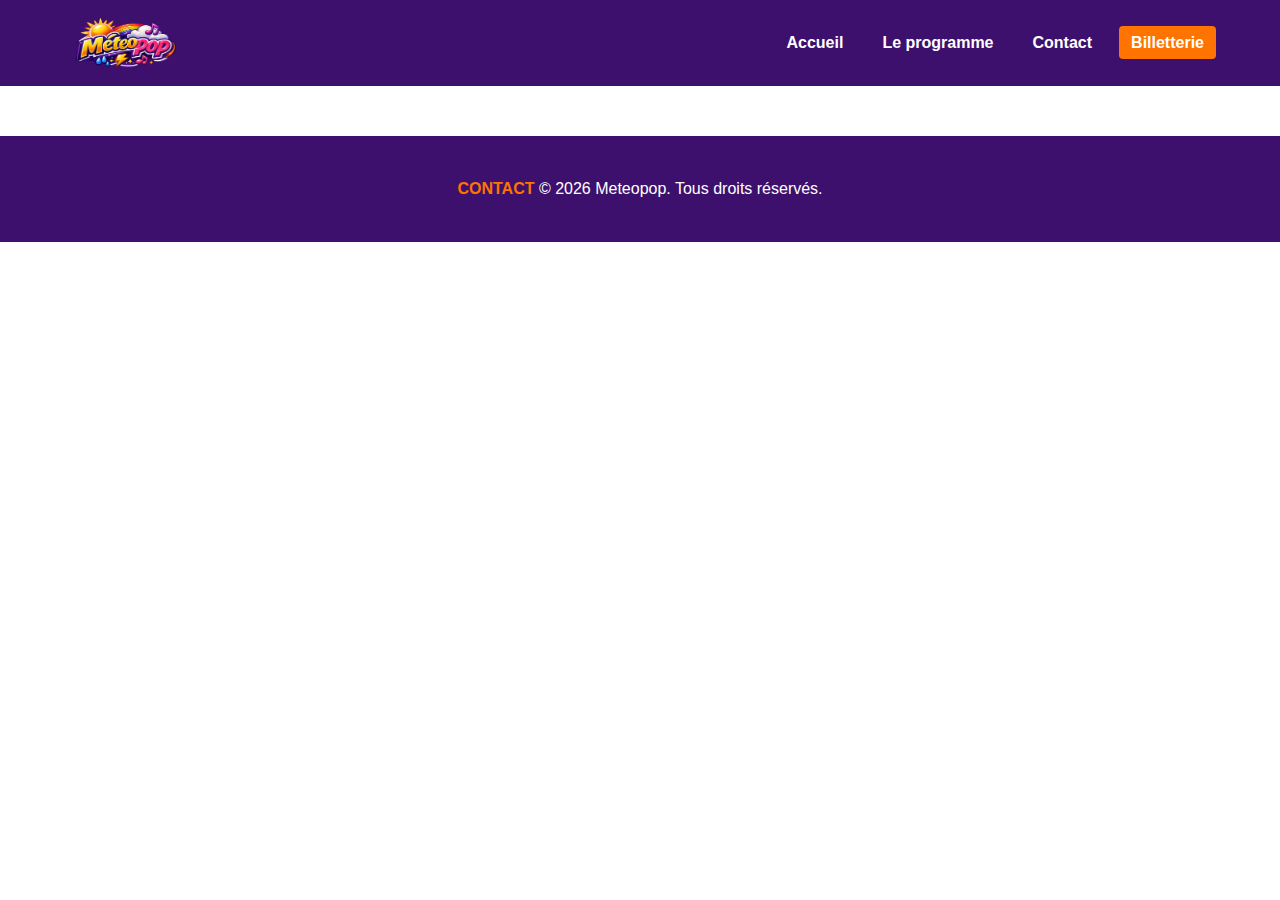
<file: billetterie.html>
<!DOCTYPE html>
<html lang="fr">
<head>
    <meta charset="UTF-8">
    <meta name="viewport" content="width=device-width, initial-scale=1.0">
    <title>Programmation Détaillée - Meteopop</title>
    <link rel="stylesheet" href="styles.css">
</head>
<body>

    <!-- En-tête -->
    <header>
        <nav>
            <a href="index.html"> <img src="assets/img/logo.png" alt="Logo Meteopop" width="100" class="logo"></a>
            <ul>
                <li><a href="index.html">Accueil</a></li>
                <li><a href="programme.html">Le programme</a></li>
                <li><a href="contact.html">Contact</a></li>
                <li><a href="billetterie.html" class="btn-billetterie">Billetterie</a></li>
            </ul>
        </nav>
    </header>

    <!-- Contenu -->
    <main>
    </main>

    <!-- Pied de page -->
    <footer>
        <p><a href="contact.html">CONTACT</a> © 2026 Meteopop. Tous droits réservés.</p>
    </footer>

</body>
</html>
</file>
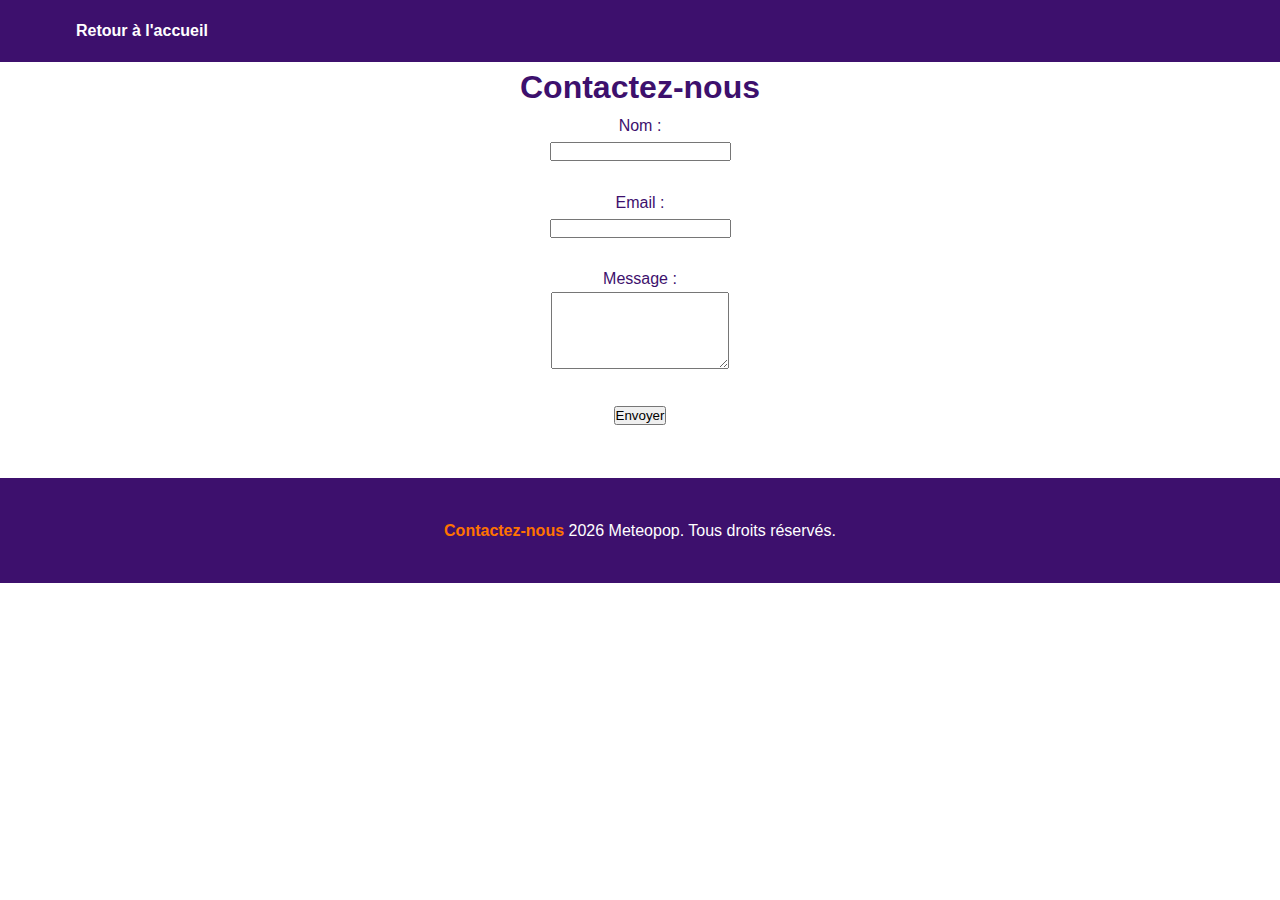
<file: contact.html>
<!DOCTYPE html>
<html lang="fr">
    
<head>
    <meta charset="UTF-8">
    <title>Contact - Meteopop</title>
    <link rel="stylesheet" href="styles.css">
</head>

<body>
    <nav>
        <a href="index.html">Retour à l'accueil</a>
    </nav>

    <section>
        <h1>Contactez-nous</h1>
        <form>
            <label for="nom">Nom :</label><br>
            <input type="text" id="nom" name="nom" required><br><br>

            <label for="email">Email :</label><br>
            <input type="email" id="email" name="email" required><br><br>

            <label for="message">Message :</label><br>
            <textarea id="message" name="message" rows="5" required></textarea><br><br>

            <button type="button">Envoyer</button> 
        </form>
    </section>

    <!-- Pied de page -->
    <footer>
        <p><a href="contact.html">Contactez-nous</a> 2026 Meteopop. Tous droits réservés.</p>
    </footer>

</body>
</html>
</file>
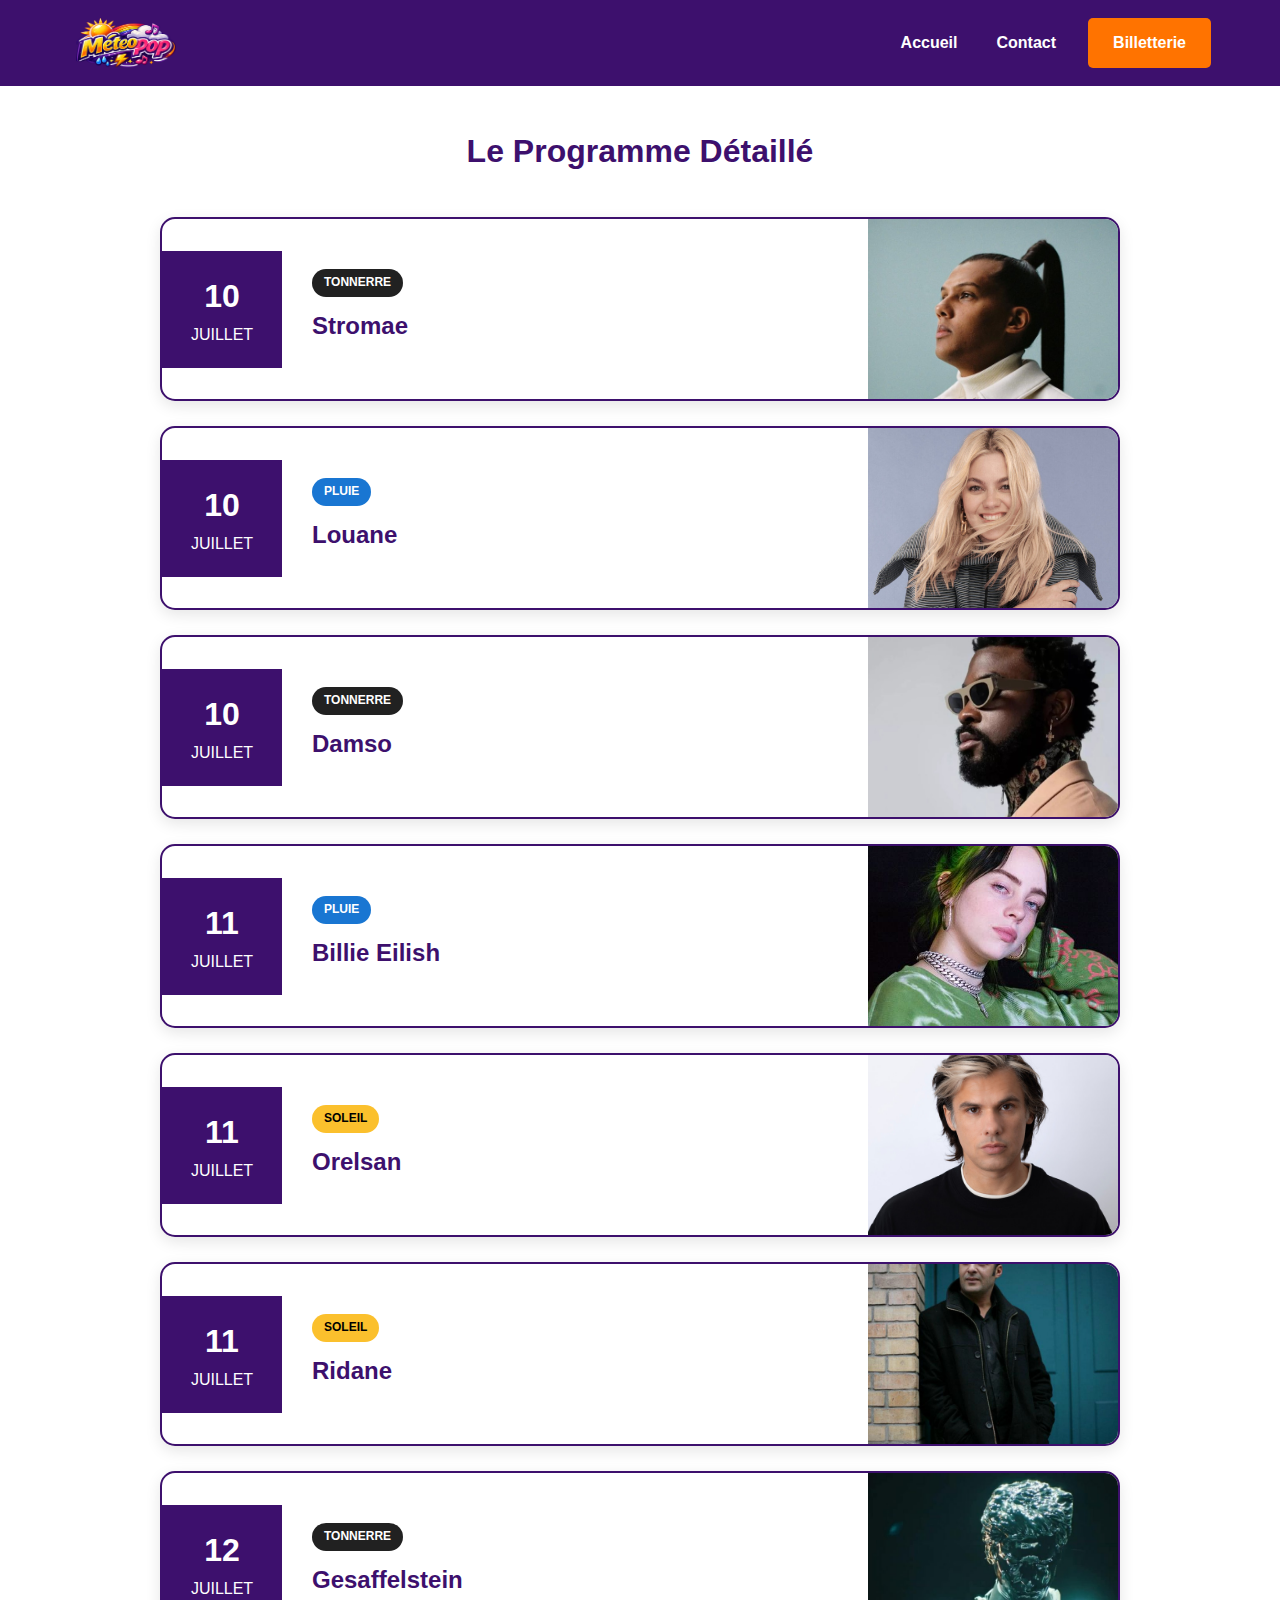
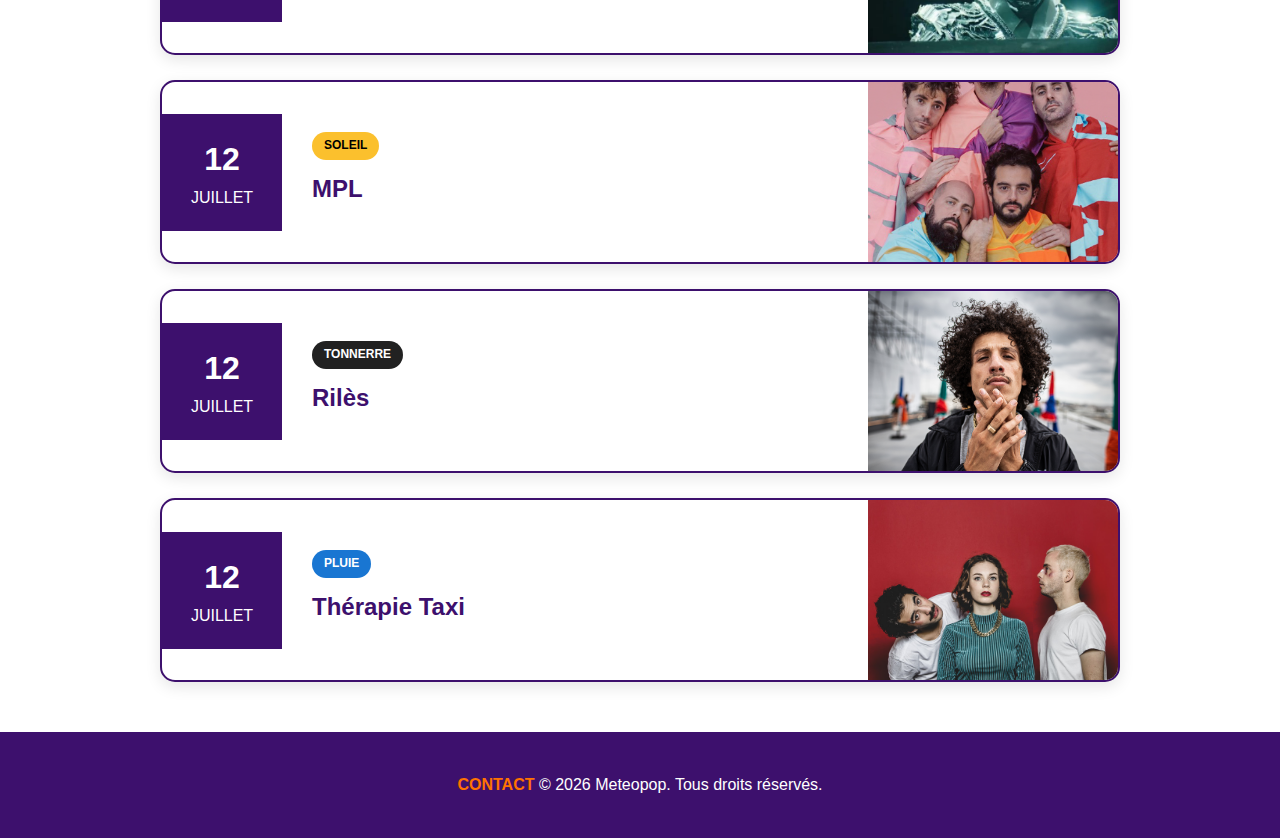
<file: programme.html>
<!DOCTYPE html>
<html lang="fr">
<head>
    <meta charset="UTF-8">
    <meta name="viewport" content="width=device-width, initial-scale=1.0">
    <title>Programmation Détaillée - Meteopop</title>
    <link rel="stylesheet" href="styles.css">
</head>
<body>

    <!-- En-tête -->
    <header>
        <nav>
            <a href="index.html"> <img src="assets/img/logo.png" alt="Logo Meteopop" width="100" class="logo"></a>
            <ul>
                <li><a href="index.html">Accueil</a></li>
                <li><a href="contact.html">Contact</a></li>
                <li><a href="billetterie.html" class="btn-orange">Billetterie</a></li>
            </ul>
        </nav>
    </header>

    <!-- Contenu -->
    <main>
        <section id="programmation-complete">
            <h1 style="margin: 40px 0;">Le Programme Détaillé</h1>
            
            <div class="liste-artistes">
                
                <!-- Artiste 1 -->
                <div class="ligne-artiste">
                    <div class="date-spectacle">
                        <span class="jour">10</span>
                        <span class="mois">JUILLET</span>
                    </div>
                    <div class="info-spectacle">
                        <div class="badge tonnerre">TONNERRE</div>
                        <h2>Stromae</h2>
                    </div>
                    <div class="photo-artiste">
                        <img src="assets/img/artists/stromae.jpg" alt="Stromae">
                    </div>
                </div>

                <!-- Artiste 2 -->
                <div class="ligne-artiste">
                    <div class="date-spectacle">
                        <span class="jour">10</span>
                        <span class="mois">JUILLET</span>
                    </div>
                    <div class="info-spectacle">
                        <div class="badge pluie">PLUIE</div>
                        <h2>Louane</h2>
                    </div>
                    <div class="photo-artiste">
                        <img src="assets/img/artists/louane.jpg" alt="Louane">
                    </div>
                </div>

                <!-- Artiste 3 -->
                <div class="ligne-artiste">
                    <div class="date-spectacle">
                        <span class="jour">10</span>
                        <span class="mois">JUILLET</span>
                    </div>
                    <div class="info-spectacle">
                        <div class="badge tonnerre">TONNERRE</div>
                        <h2>Damso</h2>
                    </div>
                    <div class="photo-artiste">
                        <img src="assets/img/artists/damso.jpg" alt="Damso">
                    </div>
                </div>

                <!-- Artiste 4 -->
                <div class="ligne-artiste">
                    <div class="date-spectacle">
                        <span class="jour">11</span>
                        <span class="mois">JUILLET</span>
                    </div>
                    <div class="info-spectacle">
                        <div class="badge pluie">PLUIE</div>
                        <h2>Billie Eilish</h2>
                    </div>
                    <div class="photo-artiste">
                        <img src="assets/img/artists/billie-eilish.jpg" alt="Billie Eilish">
                    </div>
                </div>

                <!-- Artiste 5 -->
                <div class="ligne-artiste">
                    <div class="date-spectacle">
                        <span class="jour">11</span>
                        <span class="mois">JUILLET</span>
                    </div>
                    <div class="info-spectacle">
                        <div class="badge soleil">SOLEIL</div>
                        <h2>Orelsan</h2>
                    </div>
                    <div class="photo-artiste">
                        <img src="assets/img/artists/orelsan.jpeg" alt="Orelsan">
                    </div>
                </div>

                <!-- Artiste 6 -->
                <div class="ligne-artiste">
                    <div class="date-spectacle">
                        <span class="jour">11</span>
                        <span class="mois">JUILLET</span>
                    </div>
                    <div class="info-spectacle">
                        <div class="badge soleil">SOLEIL</div>
                        <h2>Ridane</h2>
                    </div>
                    <div class="photo-artiste">
                        <img src="assets/img/artists/ridane.jpg" alt="Ridane">
                    </div>
                </div>

                <!-- Artiste 7 -->
                <div class="ligne-artiste">
                    <div class="date-spectacle">
                        <span class="jour">12</span>
                        <span class="mois">JUILLET</span>
                    </div>
                    <div class="info-spectacle">
                        <div class="badge tonnerre">TONNERRE</div>
                        <h2>Gesaffelstein</h2>
                    </div>
                    <div class="photo-artiste">
                        <img src="assets/img/artists/gesaffelstein.jpeg" alt="gesaffelstein">
                    </div>
                </div>

                <!-- Artiste 8 -->
                <div class="ligne-artiste">
                    <div class="date-spectacle">
                        <span class="jour">12</span>
                        <span class="mois">JUILLET</span>
                    </div>
                    <div class="info-spectacle">
                        <div class="badge soleil">SOLEIL</div>
                        <h2>MPL</h2>
                    </div>
                    <div class="photo-artiste">
                        <img src="assets/img/artists/mpl.png" alt="mpl">
                    </div>
                </div>

                <!-- Artiste 9 -->
                <div class="ligne-artiste">
                    <div class="date-spectacle">
                        <span class="jour">12</span>
                        <span class="mois">JUILLET</span>
                    </div>
                    <div class="info-spectacle">
                        <div class="badge tonnerre">TONNERRE</div>
                        <h2>Rilès</h2>
                    </div>
                    <div class="photo-artiste">
                        <img src="assets/img/artists/riles.jpg" alt="riles">
                    </div>
                </div>

                <!-- Artiste 10 -->
                <div class="ligne-artiste">
                    <div class="date-spectacle">
                        <span class="jour">12</span>
                        <span class="mois">JUILLET</span>
                    </div>
                    <div class="info-spectacle">
                        <div class="badge pluie">PLUIE</div>
                        <h2>Thérapie Taxi</h2>
                    </div>
                    <div class="photo-artiste">
                        <img src="assets/img/artists/therapie-taxi.jpeg" alt="therapie-taxi">
                    </div>
                </div>

            </div>
        </section>
    </main>

    <!-- Pied de page -->
    <footer>
        <p><a href="contact.html">CONTACT</a> © 2026 Meteopop. Tous droits réservés.</p>
    </footer>

</body>
</html>
</file>
<file: styles.css>
/* ==========================================================================
   1. RESET & BASES 
   (Nettoyage des marges par défaut pour un design identique partout)
   ========================================================================== */
   * {
    margin: 0;
    padding: 0;
    box-sizing: border-box; /* Inclut bordures et padding dans la largeur totale */
}

body {
    font-family: 'Arial', sans-serif;
    color: #3d106d; /* Couleur violette emblématique du festival */
    text-align: center;
    line-height: 1.6; /* Espace entre les lignes pour le confort de lecture */
}

/* Règle de sécurité pour éviter que les images ne dépassent de l'écran */
img {
    max-width: 100%;
    height: auto;
    display: block;
}

/* ==========================================================================
   2. NAVIGATION (Barre de menu)
   ========================================================================== */

   /* 1. État normal du logo */
.logo {
    height: 50px; /* Ta taille actuelle */
    transition: transform 0.3s ease; /* Rend le grossissement fluide */
}

/* 2. État au survol (hover) */
.logo:hover {
    transform: scale(1.2); /* Grossit le logo de 20% */
}


nav {
    background-color: #3d106d;
    display: flex; /* Aligne le logo et le menu horizontalement */
    justify-content: space-between; /* Pousse le logo à gauche et le menu à droite */
    align-items: center; /* Centre verticalement les éléments */
    padding: 10px 5%; /* Marge interne (5% pour s'adapter à la largeur) */
}

nav ul {
    display: flex; /* Aligne les liens de la liste horizontalement */
    list-style: none; /* Enlève les puces (points) de la liste */
    gap: 15px; /* Espace entre chaque lien */
    align-items: center; /* Centre verticalement les éléments */
}

nav a {
    color: white;
    text-decoration: none; /* Enlève le soulignement des liens */
    font-weight: bold;
    padding: 8px 12px;
    border-radius: 4px;
    transition: 0.3s; /* Animation douce lors du survol */
}

/* Effet au survol des liens du menu */
nav a:hover {
    background:rgba(255, 255, 255, 0.295);
}

/* Bouton spécial pour la billetterie */
.btn-billetterie {
    background: #ff7300;
}

.btn-billetterie:hover {
    background: #f0c29d;
}

/* ==========================================================================
   3. SECTION HERO (En-tête avec image de fond)
   ========================================================================== */
.present {
    /* Image de fond avec un voile noir (gradient) pour rendre le texte lisible */
    background: linear-gradient(rgba(0,0,0,0.4), rgba(0,0,0,0.4)), video('assets/video/festival.mp4');
    background-size: cover; /* L'image remplit tout l'espace */
    background-position: center;
    min-height: 400px; /* Hauteur minimum */
    display: flex;
    flex-direction: column; /* Superpose titre et boutons */
    justify-content: center; /* Centre le contenu verticalement */
    align-items: center; /* Centre le contenu horizontalement */
    color: white;
    padding: 40px 20px;
}

.present h1 { 
    font-size: 2.2rem; 
    margin-bottom: 25px; 
    max-width: 800px; /* Empêche le titre d'être trop large sur PC */
}

/* Boutons oranges centraux */
.btn-orange { 
    background: #ff7300; 
    color: white; 
    text-decoration: none; 
    padding: 12px 25px; 
    border-radius: 5px; 
    font-weight: bold;
    display: inline-block; /* Permet d'appliquer des marges et paddings */
    margin: 5px;
    transition: 0.3s;
}

/* ==========================================================================
   4. GRILLE D'ARTISTES (Page d'accueil)
   ========================================================================== */
.grille-artistes { 
    display: grid; 
    grid-template-columns: repeat(3, 1fr); /* 3 colonnes de taille égale */
    gap: 20px; 
    max-width: 1100px; 
    margin: 40px auto; /* Centre la grille dans la page */
    padding: 0 20px; 
}

.carte-artiste { 
    position: relative; /* Nécessaire pour placer le nom par-dessus l'image */
    border-radius: 8px; 
    overflow: hidden; /* Coupe ce qui dépasse (pour les coins arrondis) */
    box-shadow: 0 5px 15px rgba(0,0,0,0.2); 
}

.carte-artiste img { 
    width: 100%; 
    height: 250px; 
    object-fit: cover; /* Recadre l'image sans la déformer */
}

.nom-artiste { 
    position: absolute; 
    bottom: 0;
    padding: 15px 0;
    width: 100%; 
    color: white; 
    font-weight: bold; 
    font-size: 1.3rem; 
    text-shadow: 1px 1px 5px black;
    /* Dégradé noir transparent pour que le nom blanc ressorte sur la photo */
    background: linear-gradient(transparent, rgba(0,0,0,0.7));
}

/* ==========================================================================
   5. INFOS PRATIQUES
   ========================================================================== */
#infos { 
    max-width: 900px; 
    margin: 50px auto; 
    padding: 0 20px;
}

.info-box { 
    border: 2px solid #3d106d; 
    border-radius: 20px; 
    padding: 25px; 
    margin-bottom: 25px; 
}

/* ==========================================================================
   6. LISTE DE PROGRAMMATION (Lignes horizontales)
   ========================================================================== */
.liste-artistes {
    max-width: 1000px;
    margin: 40px auto;
    display: flex;
    flex-direction: column;
    gap: 25px;
    padding: 0 20px;
}

.ligne-artiste {
    display: flex; /* Date à gauche, texte au milieu, photo à droite */
    align-items: center;
    background: white;
    border: 2px solid #3d106d;
    border-radius: 15px;
    overflow: hidden;
    box-shadow: 0 5px 15px rgba(0,0,0,0.1);
    text-align: left;
}

/* Bloc Date (Violet) */
.date-spectacle {
    background: #3d106d;
    color: white;
    padding: 20px;
    min-width: 120px;
    text-align: center;
}

.date-spectacle .jour { font-size: 2rem; font-weight: bold; display: block; }

/* Bloc Texte Central */
.info-spectacle {
    flex: 1; /* Prend tout l'espace restant */
    padding: 20px 30px;
}

.info-spectacle h2 { color: #3d106d; margin-bottom: 5px; }

/* Badges météo (Soleil, Pluie...) */
.badge {
    display: inline-block;
    padding: 4px 12px;
    border-radius: 20px;
    font-size: 0.75rem;
    font-weight: bold;
    color: white;
    text-transform: uppercase;
    margin-bottom: 10px;
}
.soleil { background: #fbc02d; color: black; }
.pluie { background: #1976d2; }
.tonnerre { background: #212121; }

.photo-artiste img {
    width: 250px;
    height: 180px;
    object-fit: cover;
}

/* ==========================================================================
   7. FOOTER (Pied de page)
   ========================================================================== */
footer { 
    background: #3d106d; 
    color: white; 
    padding: 40px 20px;
    margin-top: 50px;
}

footer a { color: #ff7300; text-decoration: none; font-weight: bold; }

/* ==========================================================================
   8. MEDIA QUERIES (Adaptation pour tablettes et mobiles)
   ========================================================================== */

/* Écrans moyens (Tablettes) */
@media (max-width: 992px) {
    .grille-artistes {
        grid-template-columns: repeat(2, 1fr); /* Passe à 2 colonnes */
    }
}

/* Écrans petits (Mobiles) */
@media (max-width: 768px) {
    /* Le menu se met en colonne */
    nav {
        flex-direction: column;
        padding: 15px;
    }

    nav ul {
        margin-top: 15px;
        flex-wrap: wrap; /* Les liens passent à la ligne si besoin */
        justify-content: center;
    }

    .present h1 {
        font-size: 1.6rem;
    }

    /* La liste de programmation passe en mode "empilé" */
    .ligne-artiste {
        flex-direction: column;
        text-align: center;
    }

    .date-spectacle {
        width: 100%;
        min-width: auto;
    }

    .info-spectacle h2 {
        text-align: center;
    }

    .photo-artiste img {
        width: 100%; /* La photo prend toute la largeur sur mobile */
        height: 200px;
    }
}

/* Très petits écrans (Smartphones verticaux) */
@media (max-width: 480px) {
    .grille-artistes {
        grid-template-columns: 1fr; /* Une seule colonne */
    }

    .btn-orange {
        display: block; /* Les boutons prennent toute la largeur */
        width: 100%;
        margin: 10px 0;
    }
}

/* --- STYLE DE LA BILLETTERIE --- */

/* On centre le tableau et on lui donne une largeur max */
.tableau-prix {
    width: 90%;
    max-width: 900px;
    margin: 40px auto;
    border-collapse: collapse; /* Fusionne les bordures pour un look propre */
    background: white;
    box-shadow: 0 5px 15px rgba(0,0,0,0.1);
    border-radius: 15px;
    overflow: hidden; /* Pour garder les coins arrondis avec le fond du header */
}

/* Style de l'en-tête du tableau */
.tableau-prix thead {
    background-color: #3d106d; /* Violet Meteopop */
    color: white;
}

.tableau-prix th, .tableau-prix td {
    padding: 20px;
    text-align: center;
    border-bottom: 1px solid #ddd;
}

/* Effet au survol des lignes pour la lisibilité */
.tableau-prix tbody tr:hover {
    background-color: #f1f1f1;
}

/* Mise en avant du Pass 3 jours (la meilleure offre) */
.mise-en-avant {
    background-color: #fff4e6; /* Fond très léger orange */
    font-weight: bold;
}

/* Ajustement du bouton dans le tableau */
.tableau-prix .btn-orange {
    padding: 8px 15px;
    font-size: 0.9rem;
}

/* Mobile : on adapte l'affichage si l'écran est trop petit */
@media (max-width: 600px) {
    .tableau-prix th:nth-child(2), 
    .tableau-prix td:nth-child(2) {
        display: none; /* On cache la colonne "Accès" sur petit mobile pour gagner de la place */
    }
}
</file>
